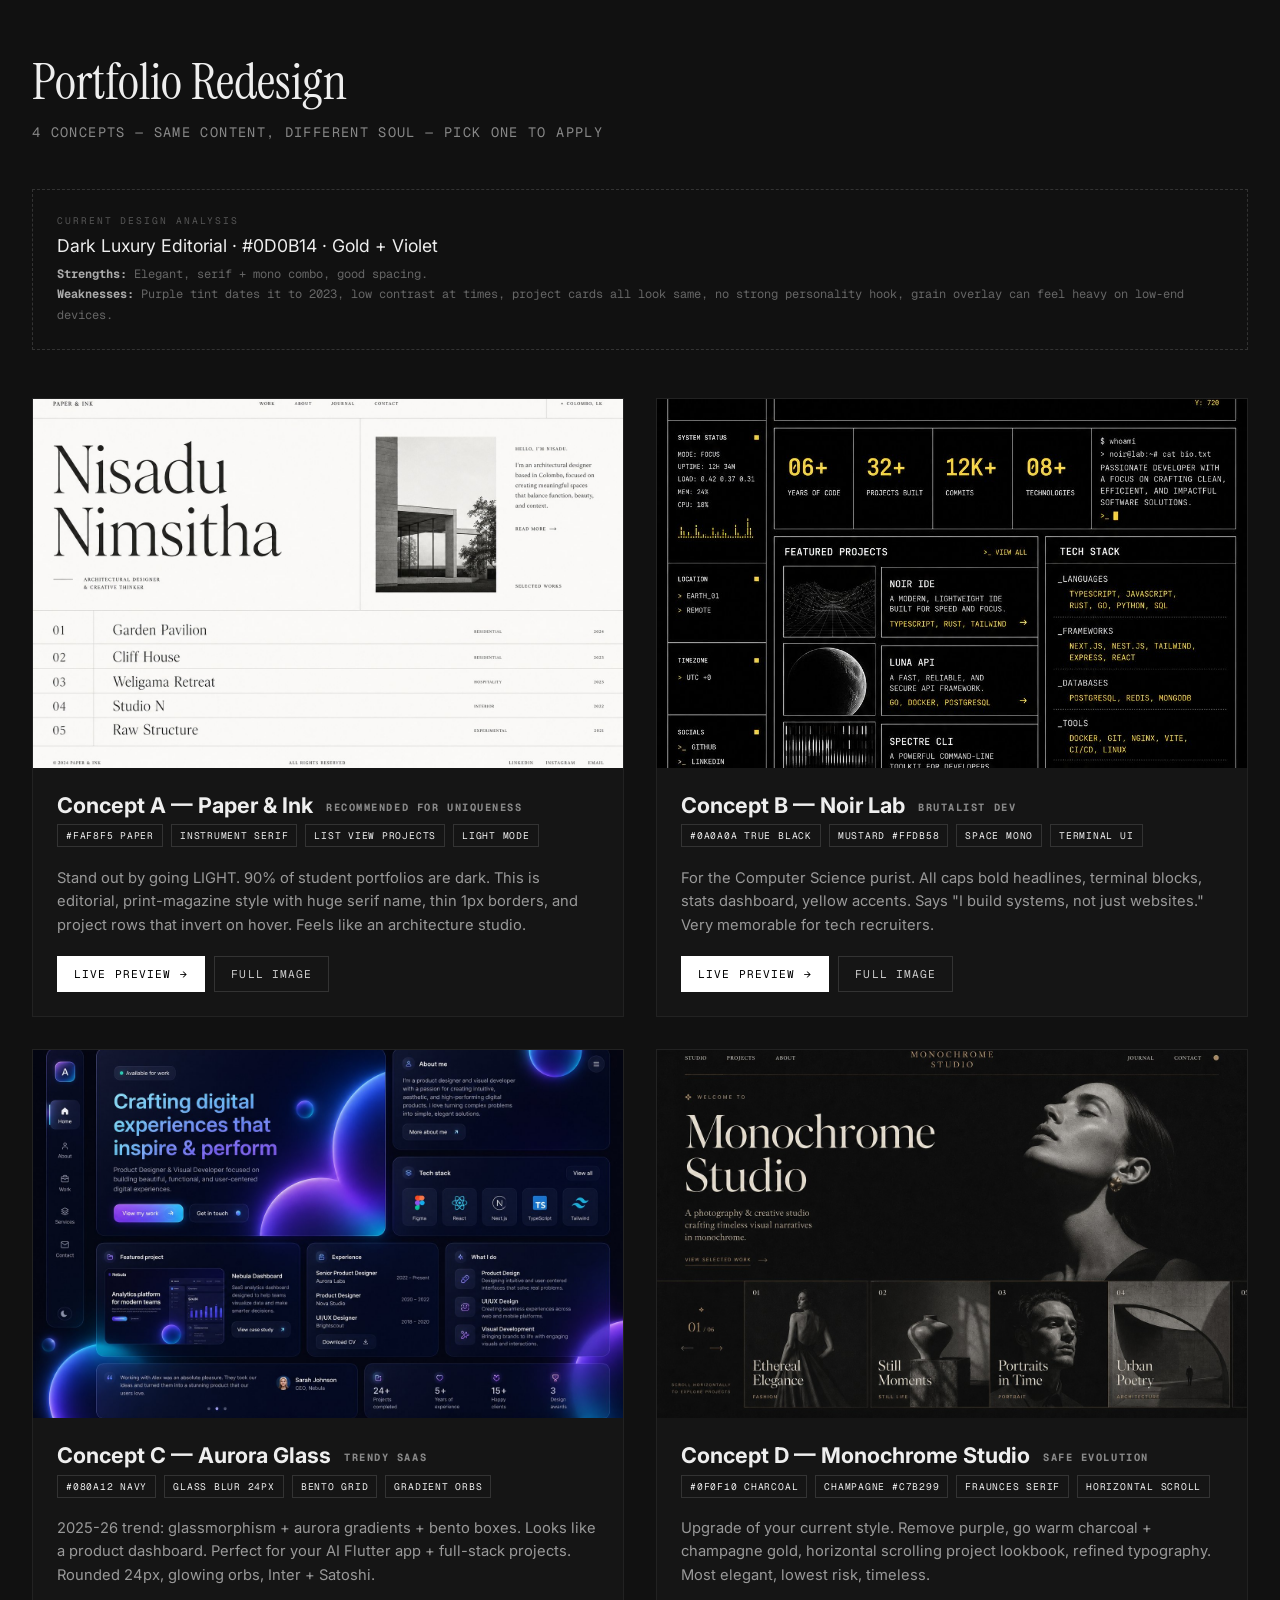
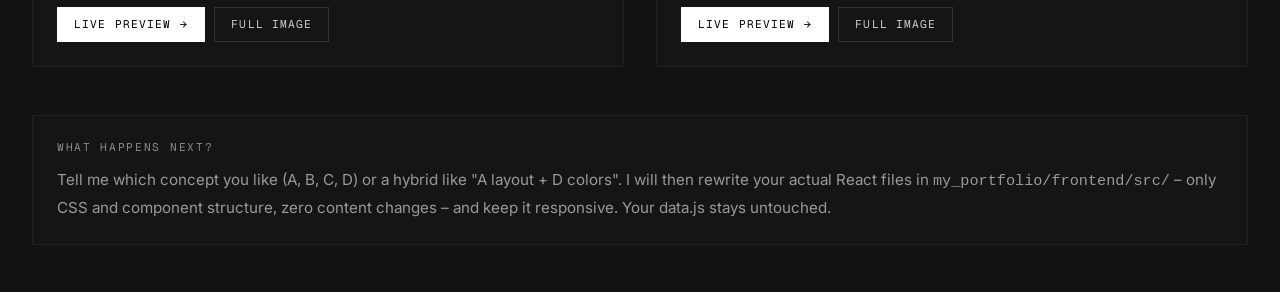
<file: design-previews/index.html>
<!DOCTYPE html>
<html lang="en">
<head>
<meta charset="UTF-8">
<meta name="viewport" content="width=device-width, initial-scale=1.0">
<title>Portfolio Design Proposals - Nisadu</title>
<style>
@import url('https://fonts.googleapis.com/css2?family=Instrument+Serif:ital@0;1&family=Geist+Mono:wght@400&family=Inter:wght@400;600;700&family=Syne:wght@700&family=Space+Mono&family=Satoshi:wght@500;700&family=Fraunces:opsz,wght@9..144,300;9..144,600&display=swap');
* {box-sizing:border-box;margin:0;padding:0}
body {background:#111;font-family:'Inter',system-ui;color:#eee;padding:3rem 2rem}
h1 {font-family:'Instrument Serif',serif;font-size:3.2rem;font-weight:400;margin-bottom:0.5rem}
.sub {font-family:'Geist Mono';font-size:0.85rem;color:#888;letter-spacing:0.1em;margin-bottom:3rem}
.grid {display:grid;grid-template-columns:1fr 1fr;gap:2rem;max-width:1280px;margin:0 auto}
@media(max-width:900px){.grid{grid-template-columns:1fr}}
.card {background:#151515;border:1px solid #222;overflow:hidden;transition:transform .3s}
.card:hover {transform:translateY(-4px);border-color:#444}
.card img {width:100%;aspect-ratio:16/10;object-fit:cover;display:block}
.card-body {padding:1.5rem}
.card-body h2 {font-size:1.35rem;margin-bottom:0.4rem}
.card-body h2 span {font-family:'Geist Mono';font-size:0.65rem;letter-spacing:0.15em;text-transform:uppercase;color:#888;margin-left:0.5rem;vertical-align:middle}
.card-body p {color:#999;font-size:0.92rem;line-height:1.6;margin-bottom:1.2rem}
.meta {display:flex;gap:0.5rem;flex-wrap:wrap;margin-bottom:1.2rem}
.meta span {font-family:'Geist Mono';font-size:0.6rem;border:1px solid #333;padding:0.25rem 0.5rem;text-transform:uppercase;letter-spacing:0.08em}
.btns {display:flex;gap:0.6rem}
.btn {font-family:'Geist Mono';font-size:0.7rem;letter-spacing:0.1em;text-transform:uppercase;padding:0.6rem 1rem;border:1px solid #333;text-decoration:none;color:#ccc;transition:.2s}
.btn.primary {background:#fff;color:#000;border-color:#fff}
.btn:hover {border-color:#fff;color:#fff}
.btn.primary:hover {background:transparent;color:#fff}
.current {max-width:1280px;margin:0 auto 3rem auto;border:1px dashed #333;padding:1.5rem;display:flex;gap:1.5rem;align-items:center}
.current img {width:240px;aspect-ratio:16/10;object-fit:cover}
.note {font-family:'Geist Mono';font-size:0.75rem;color:#666;line-height:1.7}
.note strong {color:#aaa}
</style>
</head>
<body>
<h1>Portfolio Redesign</h1>
<p class="sub">4 CONCEPTS — SAME CONTENT, DIFFERENT SOUL — PICK ONE TO APPLY</p>

<div class="current">
  <div style="flex:1">
    <div style="font-family:'Geist Mono';font-size:0.6rem;letter-spacing:0.2em;text-transform:uppercase;color:#555;margin-bottom:0.5rem">Current Design Analysis</div>
    <div style="font-size:1.1rem;margin-bottom:0.5rem">Dark Luxury Editorial · #0D0B14 · Gold + Violet</div>
    <div class="note">
      <strong>Strengths:</strong> Elegant, serif + mono combo, good spacing.<br>
      <strong>Weaknesses:</strong> Purple tint dates it to 2023, low contrast at times, project cards all look same, no strong personality hook, grain overlay can feel heavy on low-end devices.
    </div>
  </div>
</div>

<div class="grid">
  <div class="card">
    <img src="concept-a-paper-ink.jpg" alt="Paper & Ink">
    <div class="card-body">
      <h2>Concept A — Paper & Ink <span>RECOMMENDED FOR UNIQUENESS</span></h2>
      <div class="meta"><span>#FAF8F5 paper</span><span>Instrument Serif</span><span>List View Projects</span><span>Light Mode</span></div>
      <p>Stand out by going LIGHT. 90% of student portfolios are dark. This is editorial, print-magazine style with huge serif name, thin 1px borders, and project rows that invert on hover. Feels like an architecture studio.</p>
      <div class="btns"><a class="btn primary" href="paper-ink.html" target="_blank">Live Preview →</a><a class="btn" href="concept-a-paper-ink.jpg" target="_blank">Full Image</a></div>
    </div>
  </div>

  <div class="card">
    <img src="concept-b-noir-lab.jpg" alt="Noir Lab">
    <div class="card-body">
      <h2>Concept B — Noir Lab <span>BRUTALIST DEV</span></h2>
      <div class="meta"><span>#0A0A0A true black</span><span>Mustard #FFDB58</span><span>Space Mono</span><span>Terminal UI</span></div>
      <p>For the Computer Science purist. All caps bold headlines, terminal blocks, stats dashboard, yellow accents. Says "I build systems, not just websites." Very memorable for tech recruiters.</p>
      <div class="btns"><a class="btn primary" href="noir-lab.html" target="_blank">Live Preview →</a><a class="btn" href="concept-b-noir-lab.jpg" target="_blank">Full Image</a></div>
    </div>
  </div>

  <div class="card">
    <img src="concept-c-aurora.jpg" alt="Aurora Glass">
    <div class="card-body">
      <h2>Concept C — Aurora Glass <span>TRENDY SAAS</span></h2>
      <div class="meta"><span>#080A12 navy</span><span>Glass Blur 24px</span><span>Bento Grid</span><span>Gradient Orbs</span></div>
      <p>2025-26 trend: glassmorphism + aurora gradients + bento boxes. Looks like a product dashboard. Perfect for your AI Flutter app + full-stack projects. Rounded 24px, glowing orbs, Inter + Satoshi.</p>
      <div class="btns"><a class="btn primary" href="aurora-glass.html" target="_blank">Live Preview →</a><a class="btn" href="concept-c-aurora.jpg" target="_blank">Full Image</a></div>
    </div>
  </div>

  <div class="card">
    <img src="concept-d-monochrome.jpg" alt="Monochrome Studio">
    <div class="card-body">
      <h2>Concept D — Monochrome Studio <span>SAFE EVOLUTION</span></h2>
      <div class="meta"><span>#0F0F10 charcoal</span><span>Champagne #C7B299</span><span>Fraunces Serif</span><span>Horizontal Scroll</span></div>
      <p>Upgrade of your current style. Remove purple, go warm charcoal + champagne gold, horizontal scrolling project lookbook, refined typography. Most elegant, lowest risk, timeless.</p>
      <div class="btns"><a class="btn primary" href="monochrome-studio.html" target="_blank">Live Preview →</a><a class="btn" href="concept-d-monochrome.jpg" target="_blank">Full Image</a></div>
    </div>
  </div>
</div>

<div style="max-width:1280px;margin:3rem auto 0 auto;padding:1.5rem;border:1px solid #222;background:#151515">
  <div style="font-family:'Geist Mono';font-size:0.7rem;letter-spacing:0.15em;text-transform:uppercase;color:#888;margin-bottom:0.8rem">What happens next?</div>
  <p style="color:#999;font-size:0.95rem;line-height:1.7">Tell me which concept you like (A, B, C, D) or a hybrid like "A layout + D colors". I will then rewrite your actual React files in <code>my_portfolio/frontend/src/</code> – only CSS and component structure, zero content changes – and keep it responsive. Your data.js stays untouched.</p>
</div>
</body>
</html>
</file>
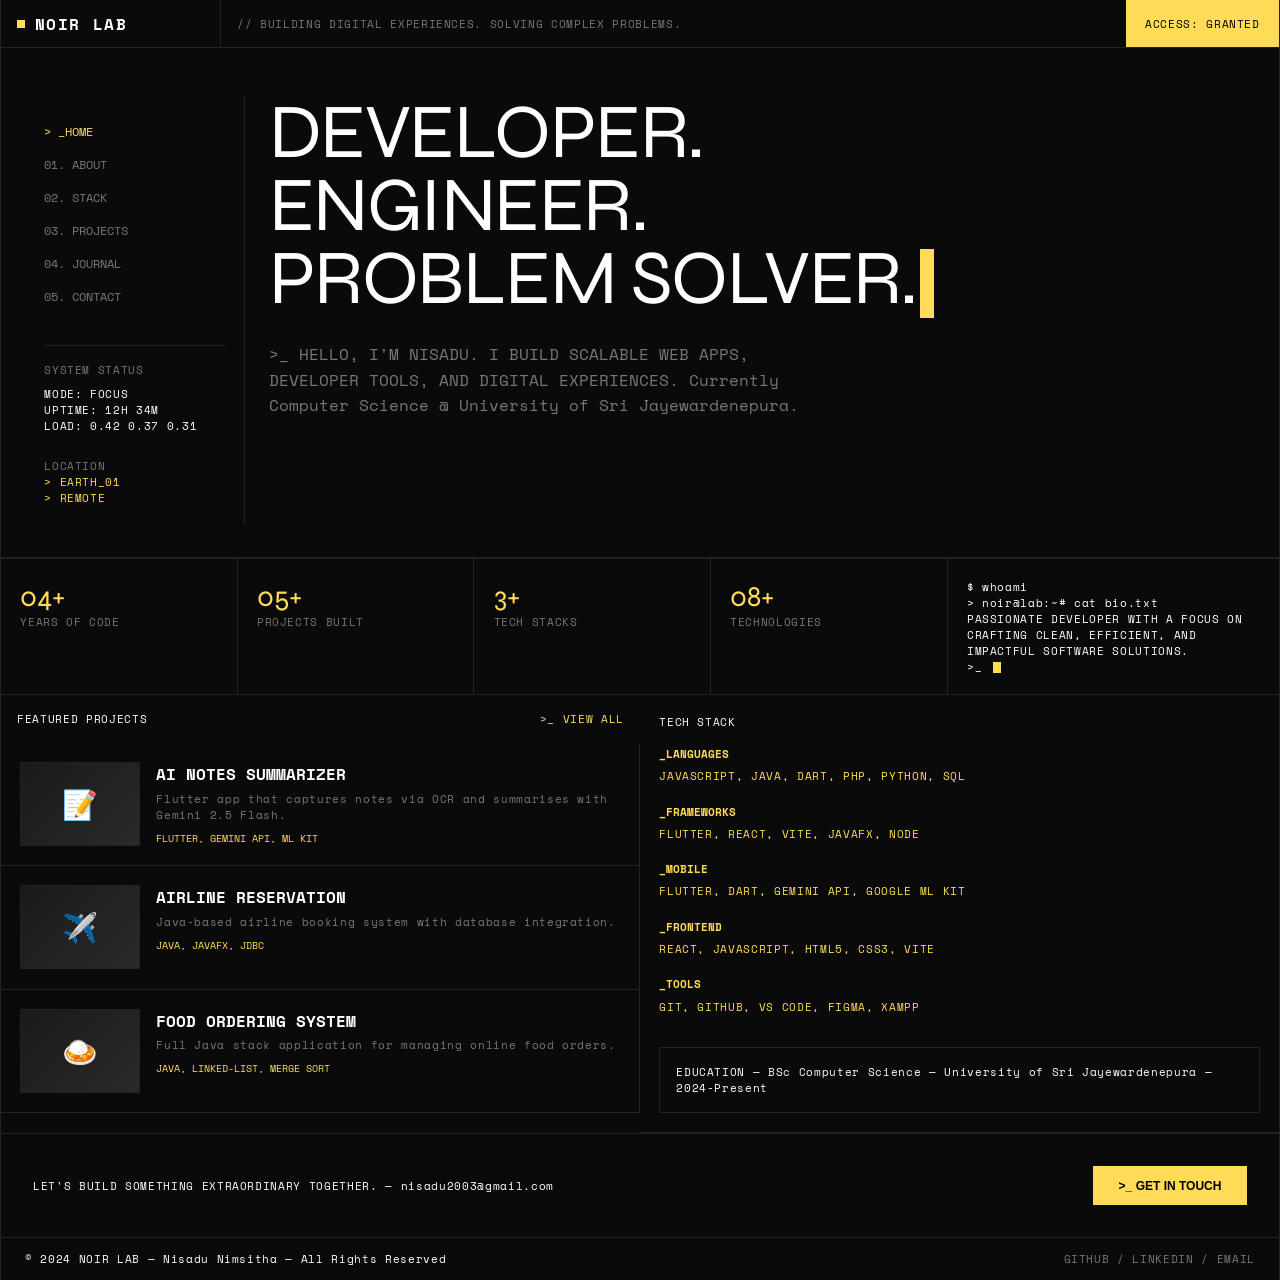
<file: design-previews/noir-lab.html>
<!DOCTYPE html>
<html><head><meta charset="UTF-8"><meta name="viewport" content="width=device-width,initial-scale=1">
<title>Concept B — Noir Lab</title>
<style>
@import url('https://fonts.googleapis.com/css2?family=Syne:wght@700;800&family=Space+Mono:wght@400;700&display=swap');
:root{--bg:#0A0A0A;--surf:#141414;--line:#222;--text:#FFF;--muted:#777;--accent:#FFDB58}
*{margin:0;padding:0;box-sizing:border-box}
body{background:var(--bg);color:var(--text);font-family:'Space Mono',monospace}
.grid{max-width:1440px;margin:0 auto;border-left:1px solid var(--line);border-right:1px solid var(--line)}
.topbar{display:grid;grid-template-columns:220px 1fr auto;border-bottom:1px solid var(--line);height:48px;align-items:center}
.logo{padding:0 1rem;font-weight:700;letter-spacing:0.1em;border-right:1px solid var(--line);height:100%;display:flex;align-items:center;gap:0.6rem}
.logo i{width:8px;height:8px;background:var(--accent);display:inline-block}
.mono-sm{font-size:11px;letter-spacing:0.06em}
.hero{border-bottom:1px solid var(--line);padding:3rem 1.5rem 2rem;display:grid;grid-template-columns:220px 1fr;gap:1.5rem}
.side-nav{border-right:1px solid var(--line);padding:1.2rem}
.side-nav a{display:block;padding:0.5rem 0;color:var(--muted);text-decoration:none;font-size:12px}
.side-nav a.active{color:var(--accent)}
.side-nav a.active::before{content:'> _';}
.huge{font-family:'Syne',sans-serif;font-size:clamp(2.2rem,6vw,5rem);line-height:0.95;letter-spacing:-0.02em;text-transform:uppercase}
.huge span{color:var(--accent)}
.cursor{display:inline-block;width:14px;height:0.9em;background:var(--accent);vertical-align:middle;margin-left:0.2rem;animation:blink 1s step-end infinite}
@keyframes blink{50%{opacity:0}}
.stats{border-top:1px solid var(--line);border-bottom:1px solid var(--line);display:grid;grid-template-columns:1fr 1fr 1fr 1fr 1.4fr}
.stat{border-right:1px solid var(--line);padding:1.2rem}
.stat.last{border-right:none}
.stat .val{font-family:'Syne';font-size:1.8rem;color:var(--accent)}
.projects{border-bottom:1px solid var(--line);display:grid;grid-template-columns:1fr 1fr}
.proj-card{border-right:1px solid var(--line);border-bottom:1px solid var(--line);padding:1.2rem;display:grid;grid-template-columns:120px 1fr;gap:1rem}
.proj-img{width:100%;height:84px;background:linear-gradient(135deg,#1a1a1a,#2a2a2a);border:1px solid var(--line);display:flex;align-items:center;justify-content:center;font-size:1.8rem}
.tags{color:var(--accent);font-size:10px;margin-top:0.5rem}
.skills{padding:1.2rem;border-bottom:1px solid var(--line)}
.skill-group{margin-bottom:1.2rem}
.skill-group h4{color:var(--accent);font-size:11px;margin-bottom:0.4rem}
.cta{padding:2rem;display:flex;justify-content:space-between;align-items:center;border-bottom:1px solid var(--line)}
.btn{padding:0.8rem 1.6rem;background:var(--accent);color:#000;text-transform:uppercase;font-weight:700;font-size:12px;border:none;cursor:pointer}
@media(max-width:900px){.hero{grid-template-columns:1fr}.side-nav{display:none}.stats{grid-template-columns:1fr 1fr}.projects{grid-template-columns:1fr}}
</style>
</head>
<body>
<div class="grid">
<div class="topbar"><div class="logo"><i></i>NOIR LAB</div><div style="padding:0 1rem;color:var(--muted)" class="mono-sm">// BUILDING DIGITAL EXPERIENCES. SOLVING COMPLEX PROBLEMS.</div><div style="background:var(--accent);color:#000;padding:0 1.2rem;height:100%;display:flex;align-items:center" class="mono-sm">ACCESS: GRANTED</div></div>

<div class="hero">
<div class="side-nav">
<a class="active">HOME</a><a>01. ABOUT</a><a>02. STACK</a><a>03. PROJECTS</a><a>04. JOURNAL</a><a>05. CONTACT</a>
<div style="margin-top:2rem;padding-top:1rem;border-top:1px solid var(--line)"><div class="mono-sm" style="color:var(--muted)">SYSTEM STATUS</div><div class="mono-sm" style="margin-top:0.5rem">MODE: FOCUS<br>UPTIME: 12H 34M<br>LOAD: 0.42 0.37 0.31</div></div>
<div style="margin-top:1.5rem"><div class="mono-sm" style="color:var(--muted)">LOCATION</div><div class="mono-sm" style="color:var(--accent)">> EARTH_01<br>> REMOTE</div></div>
</div>
<div>
<div class="huge">Developer.<br>Engineer.<br>Problem Solver.<span class="cursor"></span></div>
<div style="margin-top:1.5rem;color:var(--muted);max-width:560px;line-height:1.6">>_ HELLO, I'M NISADU. I BUILD SCALABLE WEB APPS, DEVELOPER TOOLS, AND DIGITAL EXPERIENCES. Currently Computer Science @ University of Sri Jayewardenepura.</div>
</div>
</div>

<div class="stats">
<div class="stat"><div class="val">04+</div><div class="mono-sm" style="color:var(--muted)">YEARS OF CODE</div></div>
<div class="stat"><div class="val">05+</div><div class="mono-sm" style="color:var(--muted)">PROJECTS BUILT</div></div>
<div class="stat"><div class="val">3+</div><div class="mono-sm" style="color:var(--muted)">TECH STACKS</div></div>
<div class="stat"><div class="val">08+</div><div class="mono-sm" style="color:var(--muted)">TECHNOLOGIES</div></div>
<div class="stat last"><div class="mono-sm">$ whoami<br>> noir@lab:~# cat bio.txt<br>PASSIONATE DEVELOPER WITH A FOCUS ON CRAFTING CLEAN, EFFICIENT, AND IMPACTFUL SOFTWARE SOLUTIONS.<br>>_ <span class="cursor" style="width:8px;height:1em"></span></div></div>
</div>

<div class="projects">
<div><div class="mono-sm" style="padding:1rem;display:flex;justify-content:space-between"><span>FEATURED PROJECTS</span><span style="color:var(--accent)">>_ VIEW ALL</span></div>
<div class="proj-card"><div class="proj-img">📝</div><div><div style="font-weight:700">AI NOTES SUMMARIZER</div><div class="mono-sm" style="color:var(--muted);margin-top:0.3rem">Flutter app that captures notes via OCR and summarises with Gemini 2.5 Flash.</div><div class="tags">FLUTTER, GEMINI API, ML KIT</div></div></div>
<div class="proj-card"><div class="proj-img">✈️</div><div><div style="font-weight:700">AIRLINE RESERVATION</div><div class="mono-sm" style="color:var(--muted);margin-top:0.3rem">Java-based airline booking system with database integration.</div><div class="tags">JAVA, JAVAFX, JDBC</div></div></div>
<div class="proj-card"><div class="proj-img">🍛</div><div><div style="font-weight:700">FOOD ORDERING SYSTEM</div><div class="mono-sm" style="color:var(--muted);margin-top:0.3rem">Full Java stack application for managing online food orders.</div><div class="tags">JAVA, LINKED-LIST, MERGE SORT</div></div></div>
</div>
<div class="skills">
<div class="mono-sm" style="margin-bottom:1rem">TECH STACK</div>
<div class="skill-group"><h4>_LANGUAGES</h4><div class="mono-sm" style="color:var(--accent)">JAVASCRIPT, JAVA, DART, PHP, PYTHON, SQL</div></div>
<div class="skill-group"><h4>_FRAMEWORKS</h4><div class="mono-sm" style="color:var(--accent)">FLUTTER, REACT, VITE, JAVAFX, NODE</div></div>
<div class="skill-group"><h4>_MOBILE</h4><div class="mono-sm" style="color:var(--accent)">FLUTTER, DART, GEMINI API, GOOGLE ML KIT</div></div>
<div class="skill-group"><h4>_FRONTEND</h4><div class="mono-sm" style="color:var(--accent)">REACT, JAVASCRIPT, HTML5, CSS3, VITE</div></div>
<div class="skill-group"><h4>_TOOLS</h4><div class="mono-sm" style="color:var(--accent)">GIT, GITHUB, VS CODE, FIGMA, XAMPP</div></div>
<div style="margin-top:2rem;padding:1rem;border:1px solid var(--line)"><div class="mono-sm">EDUCATION — BSc Computer Science — University of Sri Jayewardenepura — 2024-Present</div></div>
</div>
</div>

<div class="cta"><div class="mono-sm">LET'S BUILD SOMETHING EXTRAORDINARY TOGETHER. — nisadu2003@gmail.com</div><button class="btn">>_ Get In Touch</button></div>
<div style="padding:0.8rem 1.5rem;display:flex;justify-content:space-between" class="mono-sm"><span>© 2024 NOIR LAB — Nisadu Nimsitha — All Rights Reserved</span><span style="color:var(--muted)">GITHUB / LINKEDIN / EMAIL</span></div>
</div>
</body>
</html>
</file>
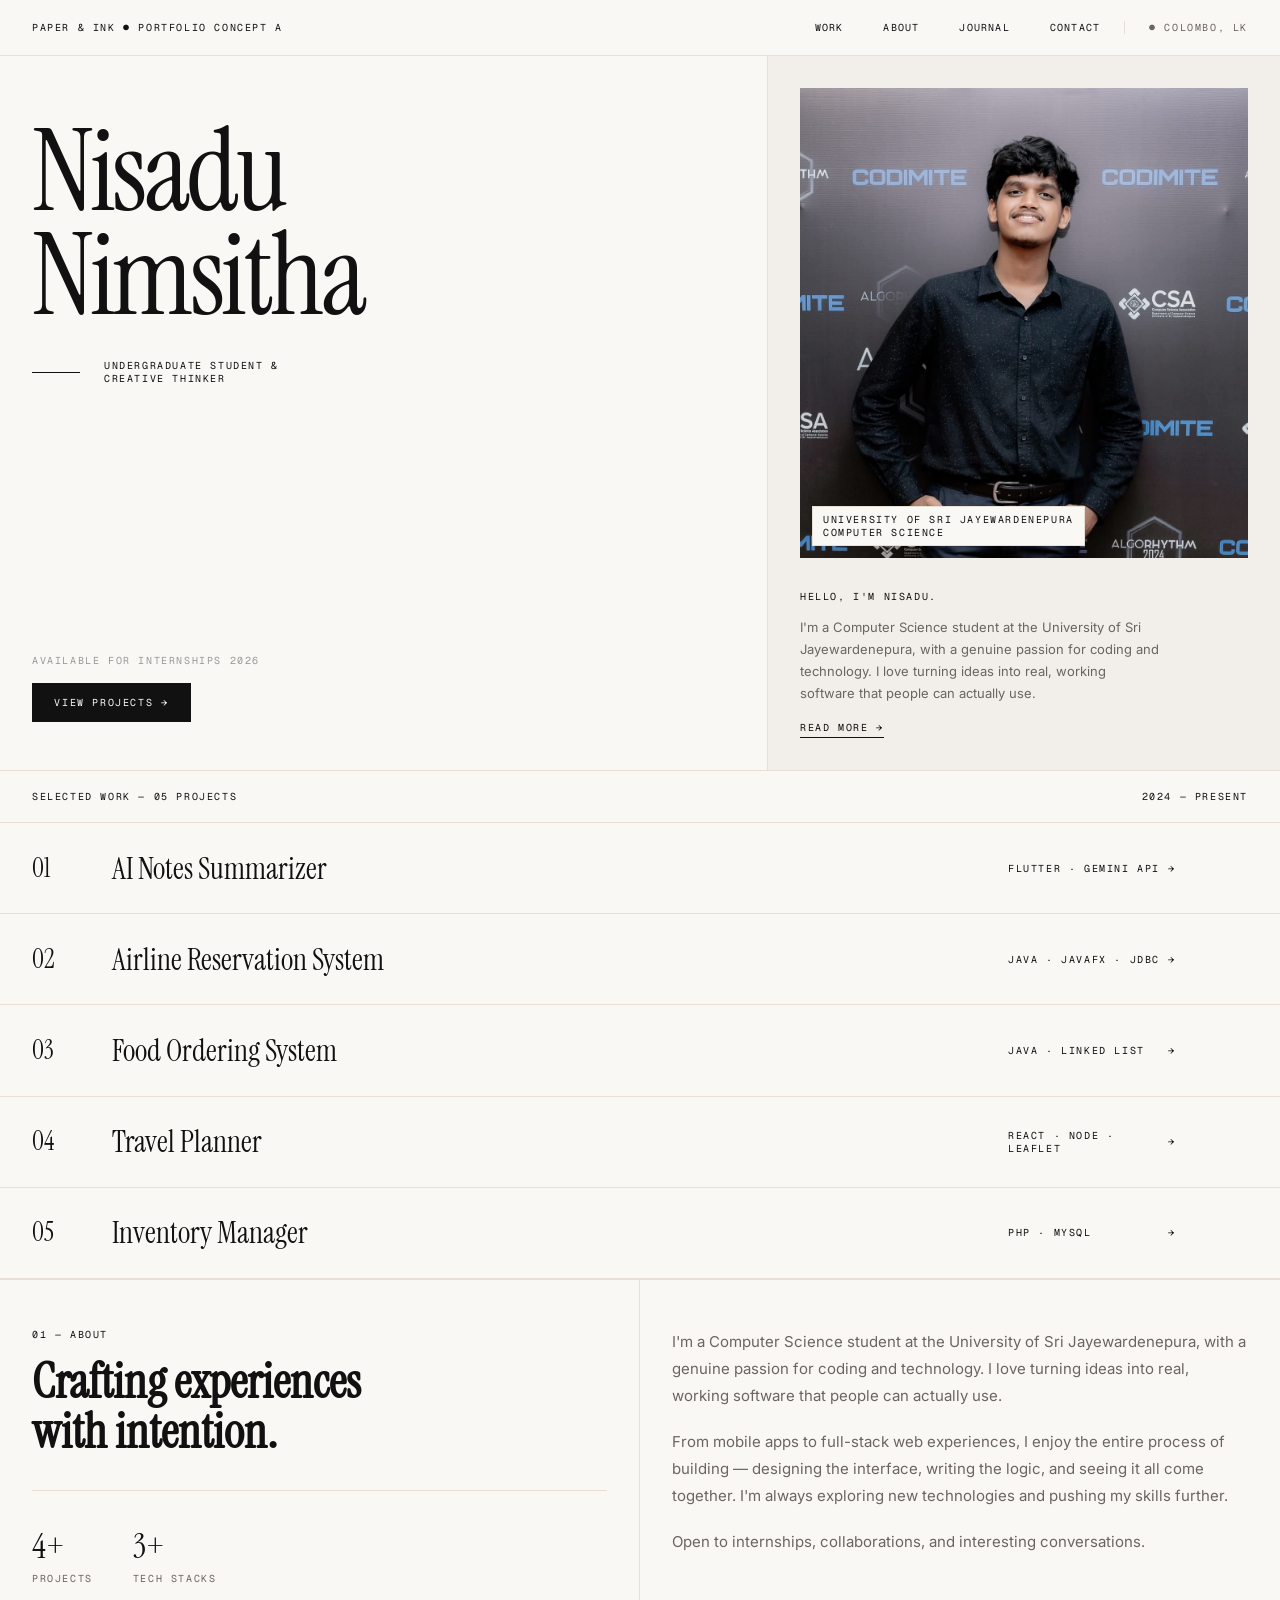
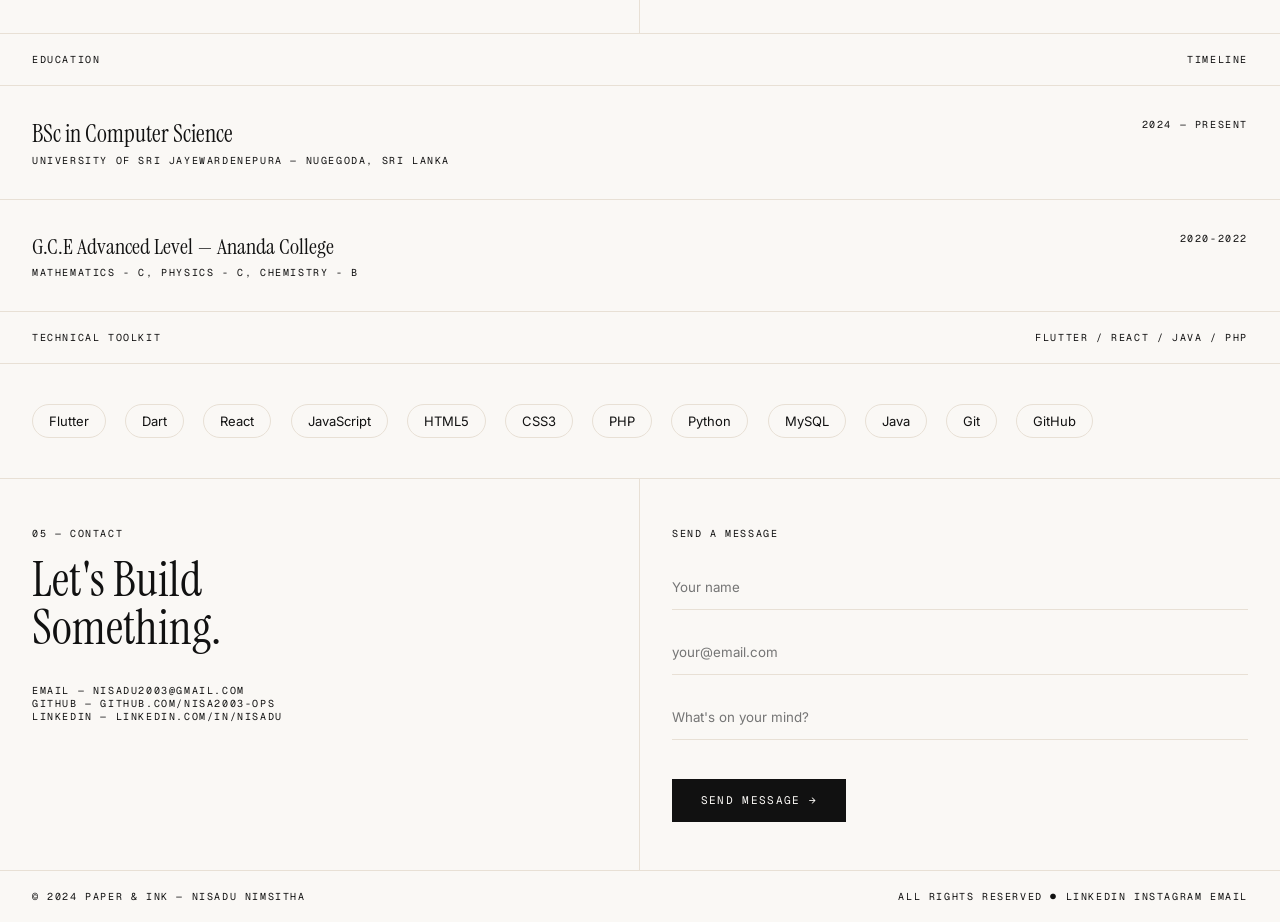
<file: design-previews/paper-ink.html>
<!DOCTYPE html>
<html lang="en">
<head>
<meta charset="UTF-8"><meta name="viewport" content="width=device-width, initial-scale=1.0">
<title>Concept A — Paper & Ink — Nisadu Nimsitha</title>
<style>
@import url('https://fonts.googleapis.com/css2?family=Instrument+Serif:ital@0;1&family=Inter:wght@400;500&family=Geist+Mono:wght@400&display=swap');
:root{--paper:#FAF8F5;--ink:#111;--muted:#6B6560;--line:#E8E0D5;--accent:#FF4D2E}
*{margin:0;padding:0;box-sizing:border-box}
body{background:var(--paper);color:var(--ink);font-family:'Inter',sans-serif;-webkit-font-smoothing:antialiased}
.mono{font-family:'Geist Mono',monospace;font-size:10px;letter-spacing:0.16em;text-transform:uppercase}
nav{position:sticky;top:0;z-index:50;background:var(--paper);border-bottom:1px solid var(--line);display:flex;justify-content:space-between;align-items:center;padding:0 2rem;height:56px}
.nav-links{display:flex;gap:2.5rem}
.nav-links a{color:var(--ink);text-decoration:none;letter-spacing:0.12em}
.location{border-left:1px solid var(--line);padding-left:1.5rem;margin-left:1.5rem;color:var(--muted)}
.hero{display:grid;grid-template-columns:1.2fr 0.8fr;border-bottom:1px solid var(--line);min-height:78vh}
.hero-left{padding:4rem 3rem 3rem 2rem;display:flex;flex-direction:column;justify-content:space-between;border-right:1px solid var(--line)}
.bigname{font-family:'Instrument Serif',serif;font-size:clamp(4rem,9vw,8.5rem);line-height:0.9;letter-spacing:-0.03em}
.bigname .line{display:block}
.meta-row{display:flex;gap:1.5rem;align-items:center;margin-top:2rem}
.meta-row .dash{width:48px;height:1px;background:var(--ink)}
.hero-right{padding:2rem;display:flex;flex-direction:column;gap:2rem;background:#F2EEE9}
.photo-wrap{width:100%;aspect-ratio:1/1.05;background:#ddd;overflow:hidden;position:relative}
.photo-wrap img{width:100%;height:100%;object-fit:cover;filter:grayscale(0.2)}
.badge{position:absolute;bottom:12px;left:12px;background:var(--paper);border:1px solid var(--line);padding:6px 10px}
.hero-desc{font-size:13px;line-height:1.7;color:var(--muted);max-width:360px}
.link-arrow{margin-top:1rem;display:inline-flex;gap:0.6rem;align-items:center;text-decoration:none;color:var(--ink);border-bottom:1px solid var(--ink);padding-bottom:3px}
.section-label{padding:1.2rem 2rem;border-bottom:1px solid var(--line);display:flex;justify-content:space-between}
.projects-list{border-bottom:1px solid var(--line)}
.project-row{display:grid;grid-template-columns:80px 1fr 160px 80px;border-bottom:1px solid var(--line);padding:1.6rem 2rem;align-items:center;transition:.2s}
.project-row:hover{background:var(--ink);color:var(--paper)}
.project-row:hover .mono{color:var(--paper);opacity:0.6}
.num{font-family:'Instrument Serif',serif;font-size:1.6rem}
.ptitle{font-family:'Instrument Serif',serif;font-size:1.9rem}
.about-grid{display:grid;grid-template-columns:1fr 1fr;border-bottom:1px solid var(--line)}
.about-left{padding:3rem 2rem;border-right:1px solid var(--line)}
.about-left h2{font-family:'Instrument Serif',serif;font-size:3rem;line-height:1.05;margin-top:1rem}
.about-right{padding:3rem 2rem}
.about-right p{font-size:15px;line-height:1.8;color:var(--muted);margin-bottom:1.2rem}
.stats{display:flex;gap:2.5rem;margin-top:2rem;padding-top:2rem;border-top:1px solid var(--line)}
.stat-val{font-family:'Instrument Serif',serif;font-size:2.2rem}
.edu-card{display:flex;justify-content:space-between;padding:2rem;border-bottom:1px solid var(--line)}
.skills{padding:2.5rem 2rem;display:flex;flex-wrap:wrap;gap:1.2rem;border-bottom:1px solid var(--line)}
.skill-pill{border:1px solid var(--line);padding:0.5rem 1rem;border-radius:100px;display:flex;align-items:center;gap:0.5rem;font-size:13px}
.contact{display:grid;grid-template-columns:1fr 1fr}
.contact-left{padding:3rem 2rem;border-right:1px solid var(--line)}
.contact-right{padding:3rem 2rem}
.input{width:100%;background:transparent;border:none;border-bottom:1px solid var(--line);padding:0.9rem 0;outline:none;font-family:'Inter';margin-bottom:1.2rem}
.btn-dark{background:var(--ink);color:var(--paper);border:none;padding:0.9rem 1.8rem;font-family:'Geist Mono';font-size:11px;letter-spacing:0.12em;text-transform:uppercase;cursor:pointer}
footer{padding:1.2rem 2rem;display:flex;justify-content:space-between;border-top:1px solid var(--line)}
@media(max-width:800px){.hero{grid-template-columns:1fr}.about-grid{grid-template-columns:1fr}.contact{grid-template-columns:1fr}.project-row{grid-template-columns:60px 1fr 30px}.project-row span:nth-child(3){display:none}}
</style>
</head>
<body>
<nav><div class="mono">Paper & Ink ● Portfolio Concept A</div><div style="display:flex;align-items:center"><div class="nav-links mono"><a href="#">Work</a><a href="#">About</a><a href="#">Journal</a><a href="#">Contact</a></div><div class="mono location">● Colombo, LK</div></div></nav>

<div class="hero">
  <div class="hero-left">
    <div><div class="bigname"><span class="line">Nisadu</span><span class="line">Nimsitha</span></div>
    <div class="meta-row mono"><div class="dash"></div><span>Undergraduate Student &<br>Creative Thinker</span></div></div>
    <div><div class="mono" style="color:#999;margin-bottom:1rem;">Available for internships 2026</div><a href="#" style="display:inline-block;background:var(--ink);color:var(--paper);padding:0.8rem 1.4rem;text-decoration:none" class="mono">View Projects →</a></div>
  </div>
  <div class="hero-right">
    <div class="photo-wrap"><img src="../my_portfolio/frontend/public/Nisadu.jpeg" onerror="this.style.background='#999'" alt=""><div class="badge mono">University of Sri Jayewardenepura<br>Computer Science</div></div>
    <div><div class="mono" style="margin-bottom:0.8rem">Hello, I'm Nisadu.</div><div class="hero-desc">I'm a Computer Science student at the University of Sri Jayewardenepura, with a genuine passion for coding and technology. I love turning ideas into real, working software that people can actually use.</div><a class="link-arrow mono" href="#">Read More →</a></div>
  </div>
</div>

<div class="section-label mono"><span>Selected Work — 05 projects</span><span>2024 — Present</span></div>
<div class="projects-list">
  <div class="project-row"><span class="num">01</span><span class="ptitle">AI Notes Summarizer</span><span class="mono">Flutter · Gemini API</span><span class="mono">→</span></div>
  <div class="project-row"><span class="num">02</span><span class="ptitle">Airline Reservation System</span><span class="mono">Java · JavaFX · JDBC</span><span class="mono">→</span></div>
  <div class="project-row"><span class="num">03</span><span class="ptitle">Food Ordering System</span><span class="mono">Java · Linked List</span><span class="mono">→</span></div>
  <div class="project-row"><span class="num">04</span><span class="ptitle">Travel Planner</span><span class="mono">React · Node · Leaflet</span><span class="mono">→</span></div>
  <div class="project-row"><span class="num">05</span><span class="ptitle">Inventory Manager</span><span class="mono">PHP · MySQL</span><span class="mono">→</span></div>
</div>

<div class="about-grid">
  <div class="about-left"><div class="mono">01 — About</div><h2>Crafting experiences<br>with intention.</h2><div class="stats"><div><div class="stat-val">4+</div><div class="mono" style="margin-top:0.2rem;color:var(--muted)">Projects</div></div><div><div class="stat-val">3+</div><div class="mono" style="margin-top:0.2rem;color:var(--muted)">Tech Stacks</div></div></div></div>
  <div class="about-right"><p>I'm a Computer Science student at the University of Sri Jayewardenepura, with a genuine passion for coding and technology. I love turning ideas into real, working software that people can actually use.</p><p>From mobile apps to full-stack web experiences, I enjoy the entire process of building — designing the interface, writing the logic, and seeing it all come together. I'm always exploring new technologies and pushing my skills further.</p><p>Open to internships, collaborations, and interesting conversations.</p></div>
</div>

<div class="section-label mono"><span>Education</span><span>Timeline</span></div>
<div class="edu-card"><div><div style="font-family:'Instrument Serif';font-size:1.5rem">BSc in Computer Science</div><div class="mono" style="margin-top:0.3rem">University of Sri Jayewardenepura — Nugegoda, Sri Lanka</div></div><div class="mono">2024 — Present</div></div>
<div class="edu-card"><div><div style="font-family:'Instrument Serif';font-size:1.4rem">G.C.E Advanced Level — Ananda College</div><div class="mono" style="margin-top:0.3rem">Mathematics - C, Physics - C, Chemistry - B</div></div><div class="mono">2020-2022</div></div>

<div class="section-label mono"><span>Technical Toolkit</span><span>Flutter / React / Java / PHP</span></div>
<div class="skills"><span class="skill-pill">Flutter</span><span class="skill-pill">Dart</span><span class="skill-pill">React</span><span class="skill-pill">JavaScript</span><span class="skill-pill">HTML5</span><span class="skill-pill">CSS3</span><span class="skill-pill">PHP</span><span class="skill-pill">Python</span><span class="skill-pill">MySQL</span><span class="skill-pill">Java</span><span class="skill-pill">Git</span><span class="skill-pill">GitHub</span></div>

<div class="contact">
  <div class="contact-left"><div class="mono" style="margin-bottom:1rem">05 — Contact</div><div style="font-family:'Instrument Serif';font-size:3rem;line-height:1">Let's Build<br>Something.</div><div style="margin-top:2rem" class="mono">Email — nisadu2003@gmail.com<br>GitHub — github.com/nisa2003-ops<br>LinkedIn — linkedin.com/in/nisadu</div></div>
  <div class="contact-right"><div class="mono" style="margin-bottom:1.5rem">Send a message</div><input class="input" placeholder="Your name"><input class="input" placeholder="your@email.com"><input class="input" placeholder="What's on your mind?"><br><br><button class="btn-dark">Send Message →</button></div>
</div>

<footer class="mono"><span>© 2024 Paper & Ink — Nisadu Nimsitha</span><span>All Rights Reserved ● LinkedIn Instagram Email</span></footer>
</body>
</html>
</file>
